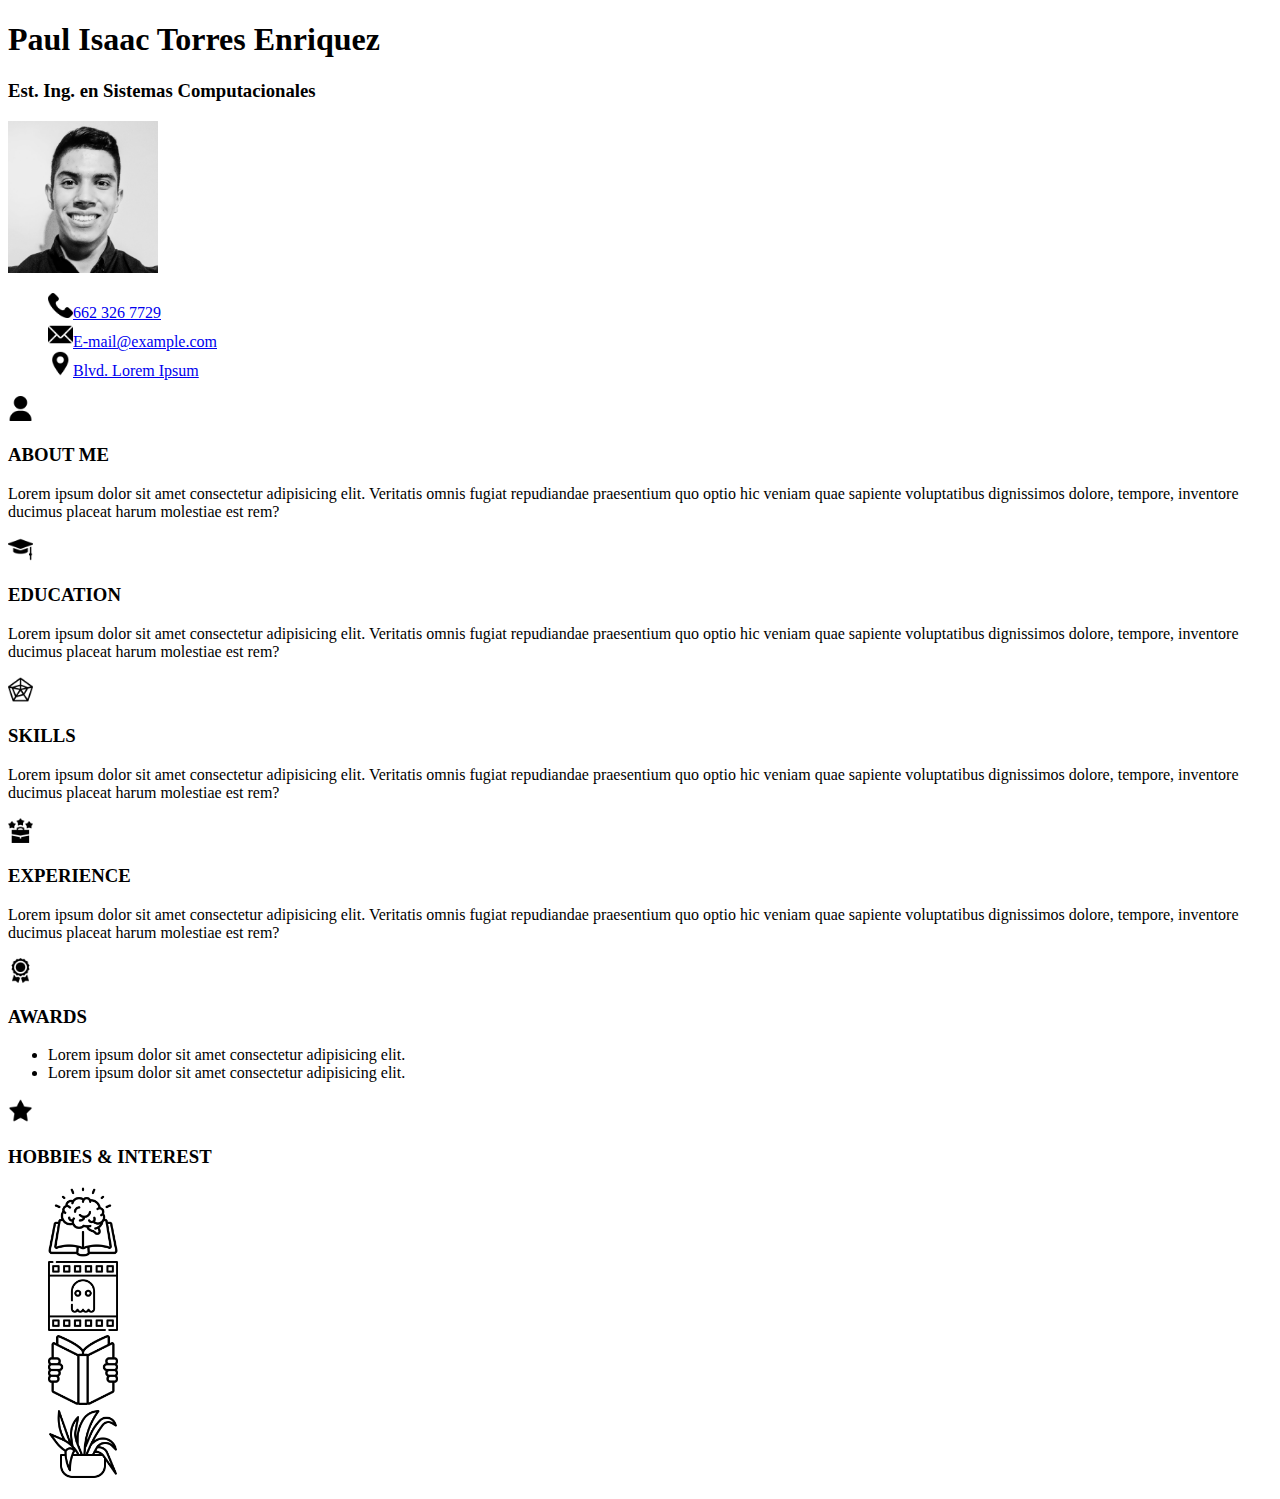
<file: web-development/curriculum-vitae/html/index.html>
<!DOCTYPE html>
<html lang="en">
    <head>
        <meta charset="UTF-8">
        <meta http-equiv="X-UA-Compatible" content="IE=edge">
        <meta name="viewport" content="width=device-width, initial-scale=1.0">
        <title>Torres Enriquez Paul Isaac - Curriculum</title>
    </head>
    <body>
        <header>
            <section class="hero">
                <div>
                    <h1 class="namePortfolio">
                        Paul Isaac Torres Enriquez
                    </h1>
                    <h3 class="carrer">
                        Est. Ing. en Sistemas Computacionales
                    </h3>
                </div>
            </section>
            <section class="lateralBarLeft">
                <div class="imgBox">
                    <a href="#"><img src="../img/perfil-img.jpg" alt="perfil-img" style="width: 150px;"></a>
                </div>
                <div class="contactBox">
                    <ul>
                        <li style="list-style: none;">
                            <a href="#"><img src="../img/phone-call.png" alt="phone-ico" style="width: 25px;">662 326 7729</a>
                        </li>
                        <li style="list-style: none;">
                            <a href="#"><img src="../img/email.png" alt="email-ico" style="width: 25px;">E-mail@example.com</a>
                        </li>
                        <li style="list-style: none;">
                            <a href="#"><img src="../img/placeholder.png" alt="placeholder-ico" style="width: 25px;">Blvd. Lorem Ipsum</a>
                        </li>
                    </ul>
                </div>
            </header>
        </section>
        <section class="content">
            <div class="about-me">
                <img src="../img/user.png" style="width: 25px;">
                <h3>ABOUT ME</h3>
                <p>
                    Lorem ipsum dolor sit amet consectetur adipisicing elit.
                    Veritatis omnis fugiat repudiandae praesentium quo optio hic
                    veniam quae sapiente voluptatibus dignissimos dolore,
                    tempore, inventore ducimus placeat harum molestiae est rem?
                </p>
            </div>
            <div class="education">
                
                <img src="../img/mortarboard.png" style="width: 25px;">
                <h3>EDUCATION</h3>
                <p>
                    Lorem ipsum dolor sit amet consectetur adipisicing elit.
                    Veritatis omnis fugiat repudiandae praesentium quo optio hic
                    veniam quae sapiente voluptatibus dignissimos dolore,
                    tempore, inventore ducimus placeat harum molestiae est rem?
                </p>
            </div>
            <div class="skills">
                
                <img src="../img/skills.png" style="width: 25px;">
                <h3>SKILLS</h3>
                <p>
                    Lorem ipsum dolor sit amet consectetur adipisicing elit.
                    Veritatis omnis fugiat repudiandae praesentium quo optio hic
                    veniam quae sapiente voluptatibus dignissimos dolore,
                    tempore, inventore ducimus placeat harum molestiae est rem?
                </p>
            </div>
            <div class="experience">
                <img src="../img/work.png" style="width: 25px;">
                <h3>EXPERIENCE</h3>
                <p>
                    Lorem ipsum dolor sit amet consectetur adipisicing elit.
                    Veritatis omnis fugiat repudiandae praesentium quo optio hic
                    veniam quae sapiente voluptatibus dignissimos dolore,
                    tempore, inventore ducimus placeat harum molestiae est rem?
                </p>
            </div>
            <div class="awards">
                <img src="../img/medal.png" style="width: 25px;">
                <h3>AWARDS</h3>
                <div>
                    <ul>
                        <li>
                            Lorem ipsum dolor sit amet consectetur adipisicing elit.
                        </li>
                        <li>
                            Lorem ipsum dolor sit amet consectetur adipisicing elit.
                        </li>
                    </ul>
                </div>
            </div>
            <div class="hobbies_interest">
                <img src="../img/star.png" style="width: 25px;">
                <h3>HOBBIES & INTEREST</h3>
                <ul>
                    <li style="list-style: none;">
                        <a href="#"><img src="../img/book.png" style="width: 70px;"></a>
                    </li>
                    <li style="list-style: none;">
                        <a href="#"><img src="../img/horror-movie.png" style="width: 70px;"></a>
                    </li>
                    <li style="list-style: none;">
                        <a href="#"><img src="../img/open-book.png" style="width: 70px;"></a>
                    </li>
                    <li style="list-style: none;">
                        <a href="#"><img src="../img/spider-plant.png" style="width: 70px;"></a>
                    </li>
                </ul>
            </div>
        </section>
    </body>
</html>
</file>
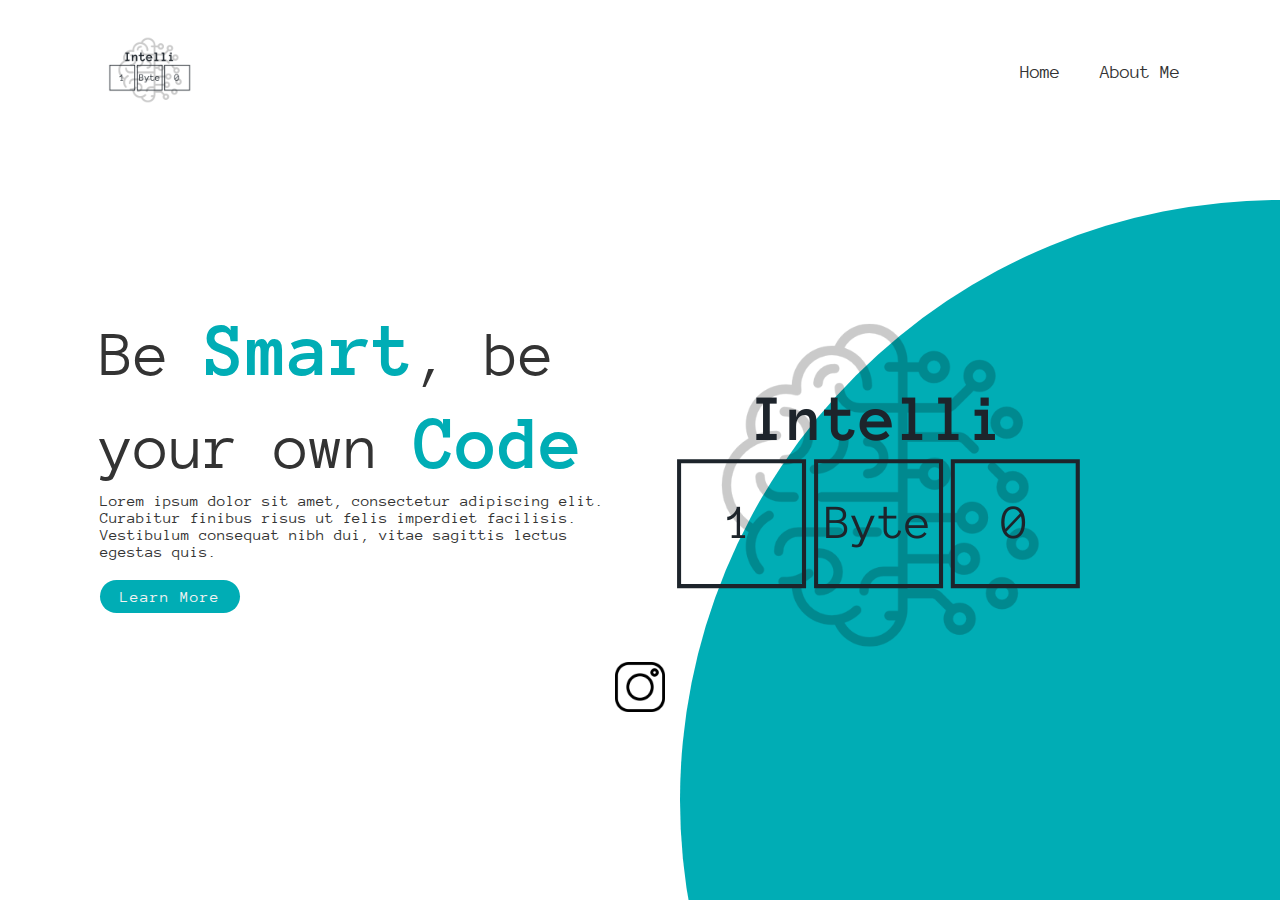
<file: web-development/landing-page/html/index.html>
<!DOCTYPE html>
<html lang="en">
    <head>
        <meta charset="UTF-8">
        <meta http-equiv="X-UA-Compatible" content="IE=edge">
        <meta name="viewport" content="width=device-width, initial-scale=1.0">
        <link rel="stylesheet" href="../styles/style.css">
        <title>IntelliByte</title>
    </head>
    <body>
        <section>
            <div class="circle"></div>
            <header>
                <a href="#"><img class="intellibyte_Logo"
                        src="../img/IntelliByte_Logo.png"
                        alt="intellibyte_Logo"></a>
                <ul>
                    <li><a href="#">Home</a></li>
                    <li><a href="#">About Me</a></li>
                </ul>
            </header>
            <div class = "content">
                <div class="textBox">
                    <h2>Be <span>Smart</span>, be your own <span>Code</span></h2>
                    <p>
                        Lorem ipsum dolor sit amet, consectetur adipiscing elit. 
                        Curabitur finibus risus ut felis imperdiet facilisis.
                        Vestibulum consequat nibh dui, vitae sagittis lectus egestas quis.
                    </p>
                    <a href="#">Learn More</a>
                </div>
                <div class="imgBox">
                    <img src="../img/IntelliByte_Logo.png" alt="intellibyte_Logo" class="intellibyte">
                </div>
                <u class="sci">
                    <li><a href="https://www.instagram.com/intellibyte/"><img src="../img/instagram.png"></a></li>
                </u>
            </div>
        </section>
    </body>
</html>
</file>
<file: web-development/landing-page/styles/style.css>
@import url('https://fonts.googleapis.com/css2?family=Anonymous+Pro&display=swap');

* {
    margin: 0;
    padding: 0;
    box-sizing: border-box;
    font-family: 'Anonymous Pro', monospace;
}

section {
    position: relative;
    width: 100%;
    min-height: 100vh;
    padding: 100px;
    display: flex;
    justify-content: space-between;
    align-items: center;
    background: #fff;
}

header {
    position: absolute;
    top: 0;
    left: 0;
    width: 100%;
    padding: 20px 100px;
    display: flex;
    justify-content: space-between;
    align-items: center;
}

header .intellibyte_Logo {
    position: relative;
    max-width: 100px;
}

header ul {
    position: relative;
    display: flex;
}

header ul li {
    list-style: none;
    display: inline-block;
}

header ul li a {
    display: inline-block;
    color: #333;
    font-weight: 100;
    font-size: larger;
    margin-left: 40px;
    text-decoration: none;
}

.content {
    position: relative;
    width: 100%;
    display: flex;
    justify-content: space-between;
    align-items: center;
    margin-top: 20px;
}

.content .textBox {
    position: relative;
    max-width: 600px;
}

.content .textBox h2 {
    color: #333;
    font-size: 4em;
    line-height: 1.4em;
    font-weight: 500;
}

.content .imgBox{
    width: 600px;
    display: flex;
    justify-content: flex-end;
    padding-right: 50px;
    margin-top: 50px;
}

.content .textBox h2 span {
    color: #00ADB5;
    font-size: 1.2em;
    font-weight: 900;
}

.content .textBox p{
    color: #333;
}

.content .textBox a{
    display: inline-block;
    margin-top: 20px;
    padding: 8px 20px;
    background-color: #00ADB5;
    color: #f3f3f3;
    border-radius: 40px;
    font-weight: 500;
    letter-spacing: 1px;
    text-decoration: none;
}

.content .imgBox img{
    max-width: 500px;
}

.sci{
    position: absolute;
    left: 50%;
    bottom: 20px;
    transform: translateX(-50%);
    display: flex;
}

.sci li{
    list-style: none;
    display: inline-block;
    margin: 0 20px;
    cursor: pointer;
    transition: 0.5s;
}
.sci li:hover{
    transform: translateY(-15px);
}

.sci li img{
    max-width: 50px;
}

.circle{
    position: absolute;
    top: 0;
    left: 0;
    width: 100%;
    height: 100%;
    background-color: #00ADB5;
    clip-path: circle(600px at right 800px);
}
</file>
